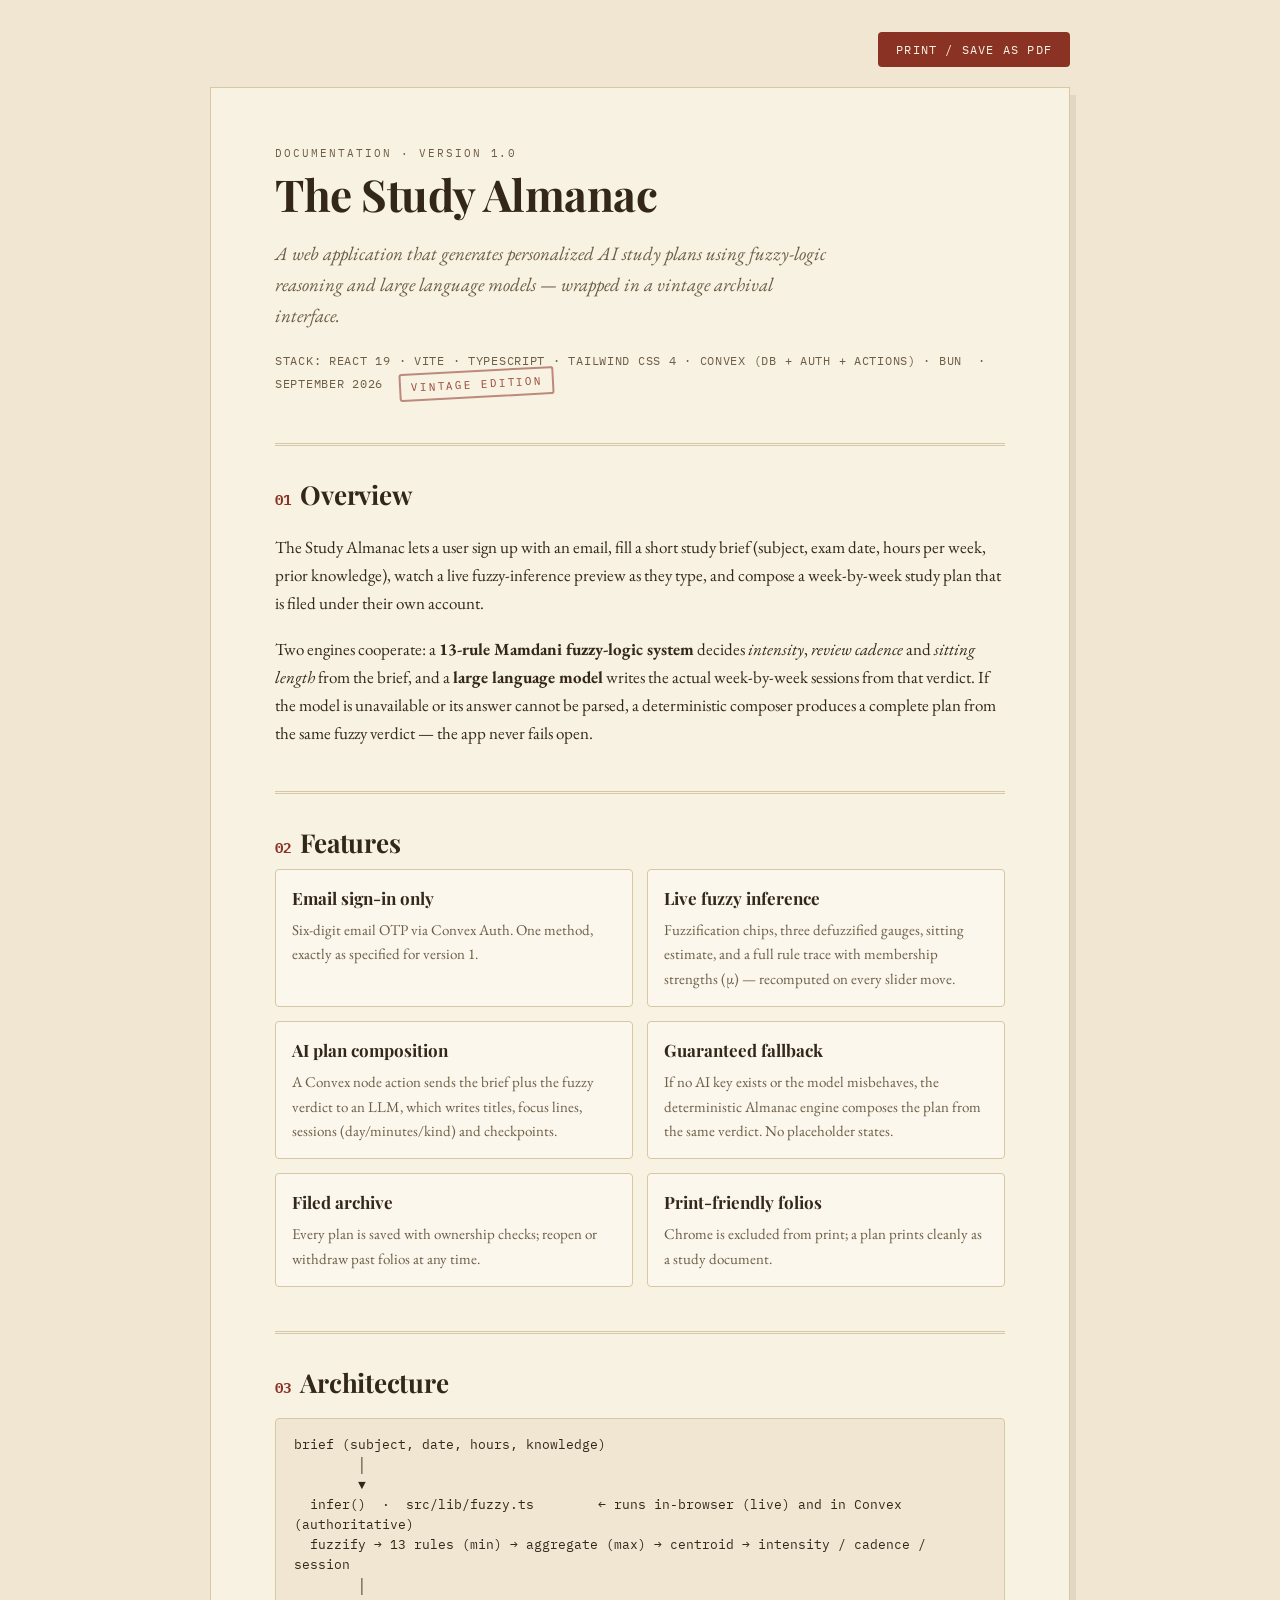
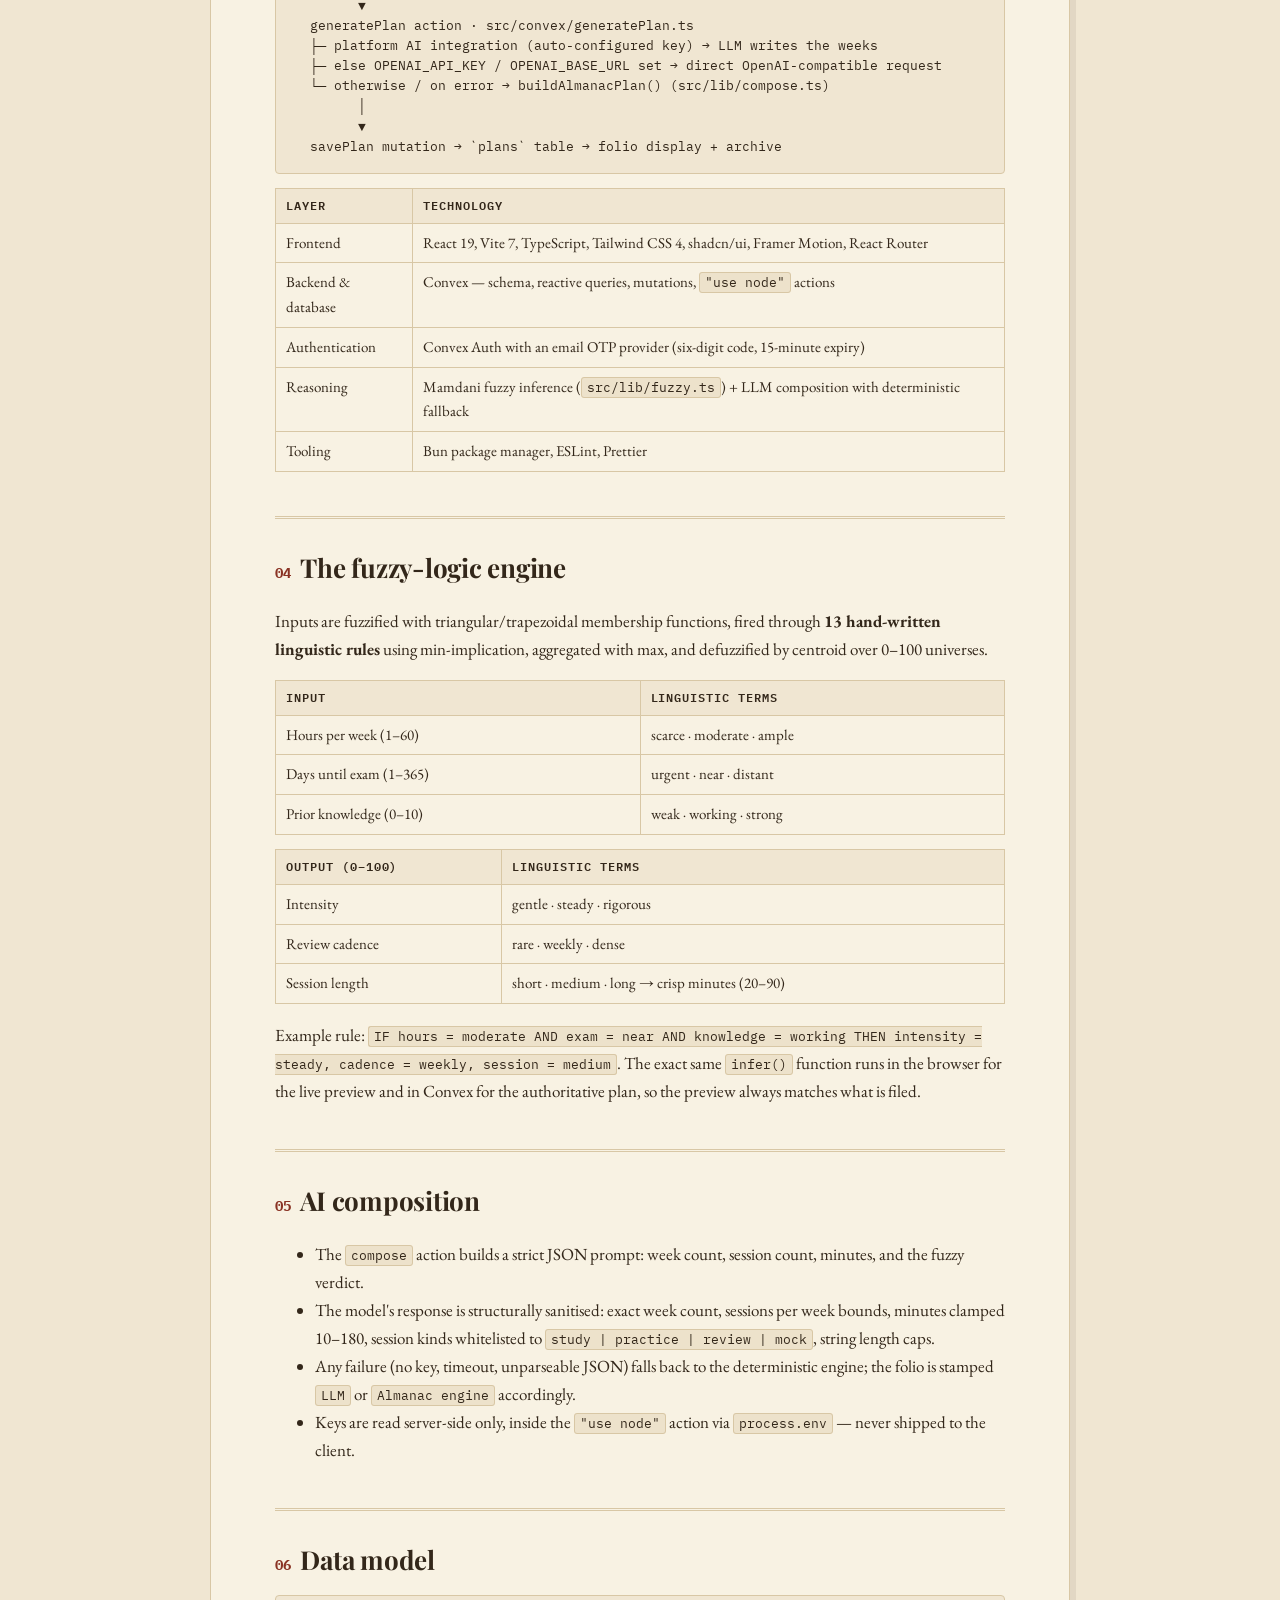
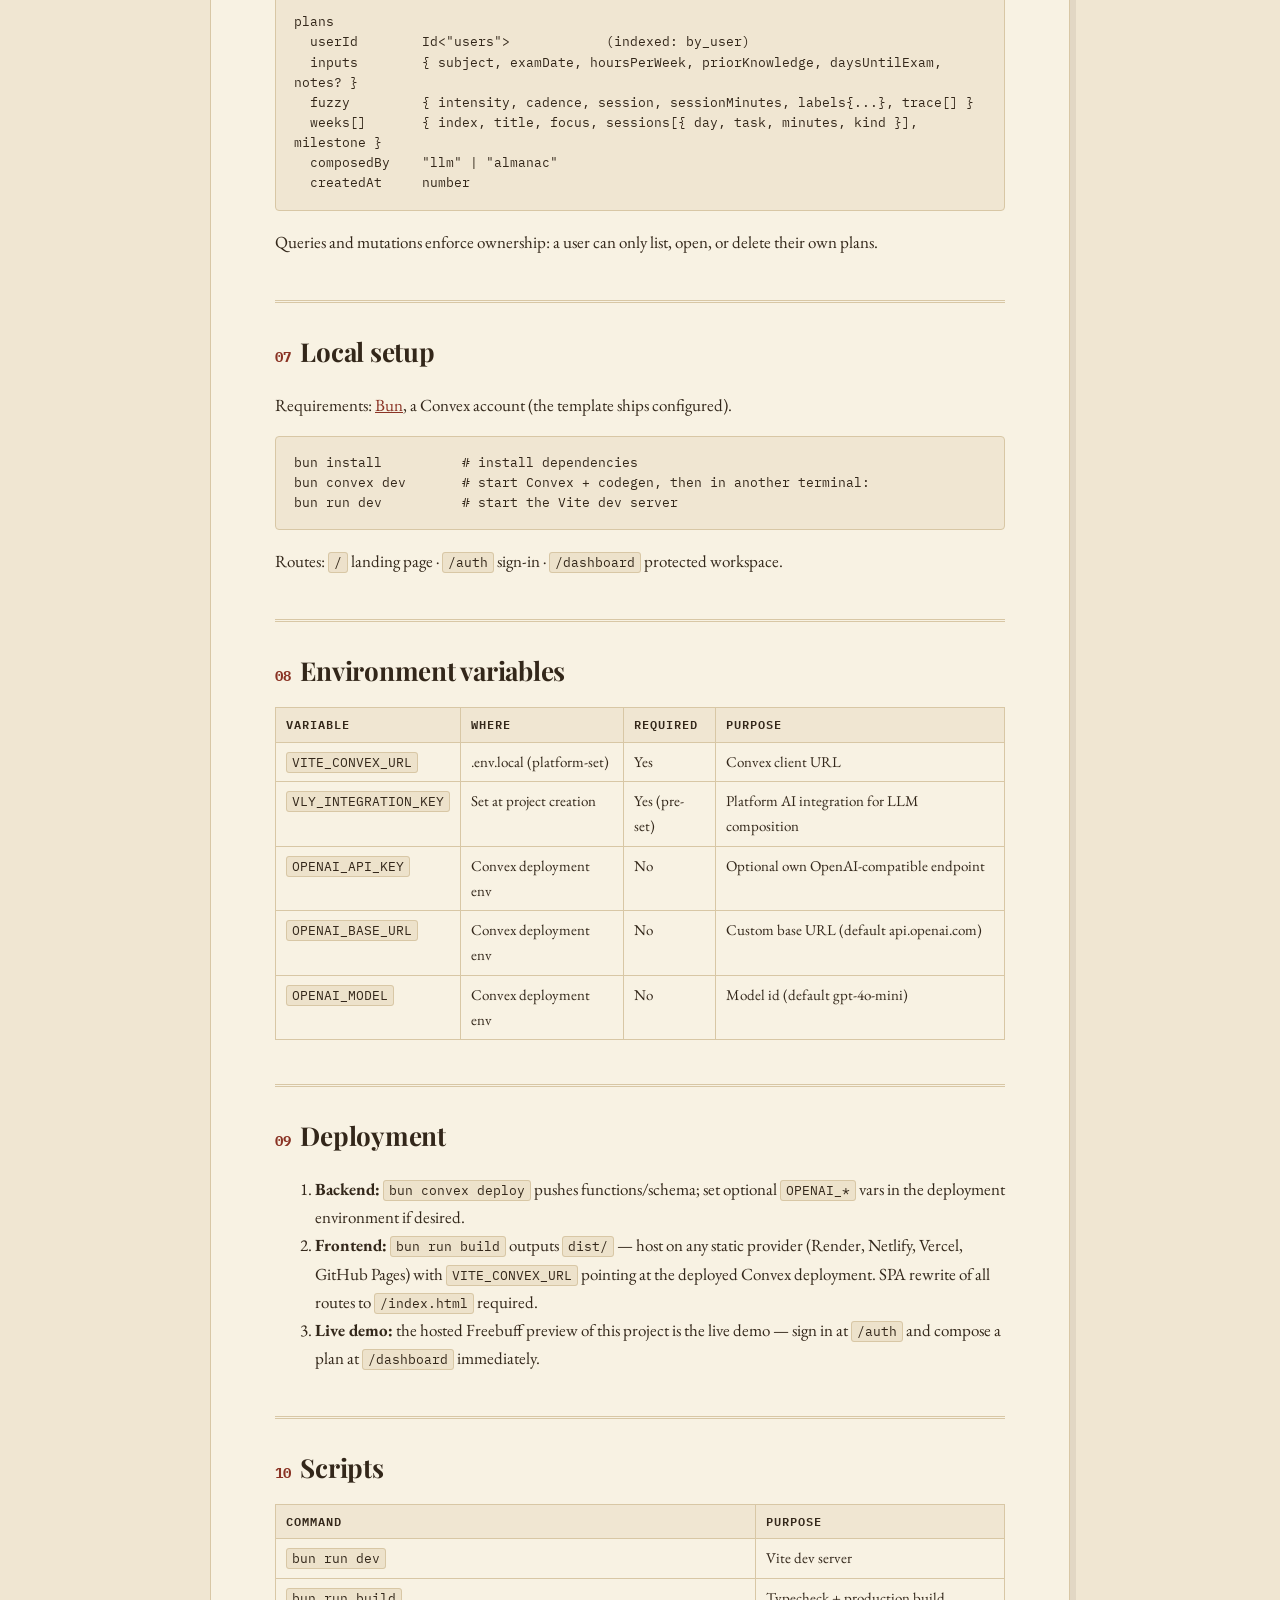
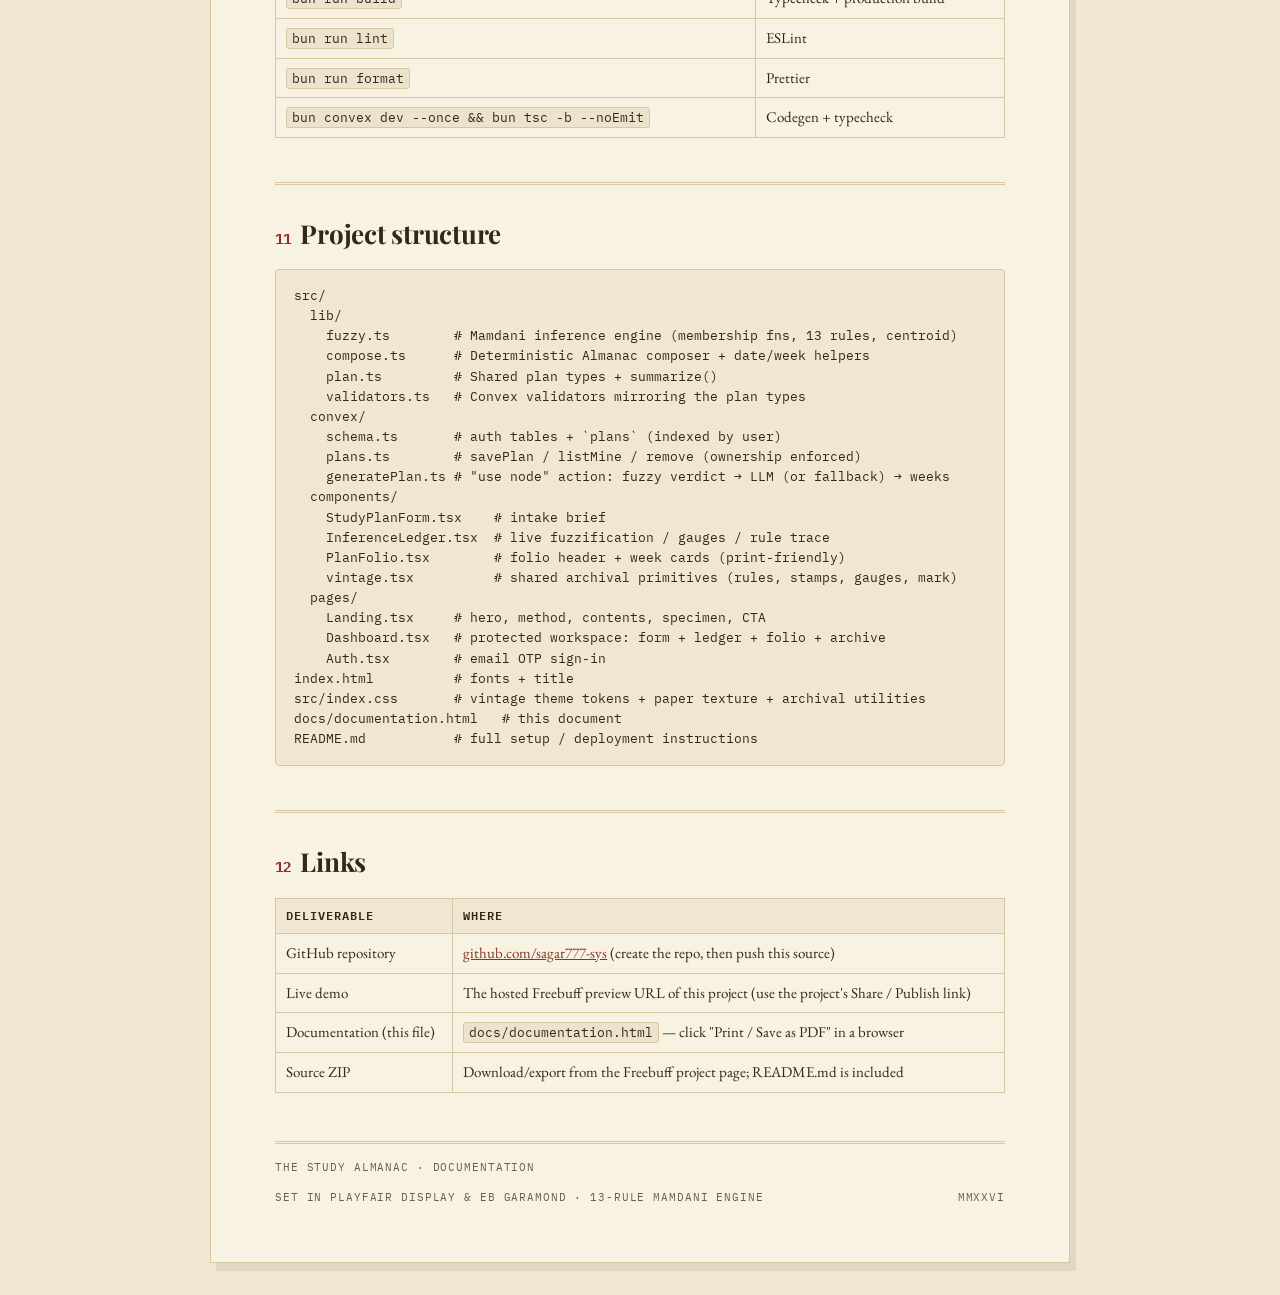
<file: documentation.html>
<!doctype html>
<html lang="en">
<head>
<meta charset="utf-8" />
<meta name="viewport" content="width=device-width, initial-scale=1" />
<title>The Study Almanac — Documentation (PDF)</title>
<link rel="preconnect" href="https://fonts.googleapis.com" />
<link rel="preconnect" href="https://fonts.gstatic.com" crossorigin />
<link href="https://fonts.googleapis.com/css2?family=EB+Garamond:ital,wght@0,400;0,500;0,600;0,700;1,400;1,500&family=IBM+Plex+Mono:wght@400;500;600&family=Playfair+Display:ital,wght@0,500;0,600;0,700;0,800;1,500;1,600&display=swap" rel="stylesheet" />
<style>
  :root {
    --paper: #f8f2e3;
    --paper-2: #f0e6d2;
    --ink: #33271a;
    --muted: #6d5d45;
    --rule: #d8c7a5;
    --primary: #8a3324;
    --gold: #a8823c;
  }
  * { box-sizing: border-box; }
  body {
    margin: 0;
    background: var(--paper-2);
    color: var(--ink);
    font-family: "EB Garamond", Georgia, "Times New Roman", serif;
    font-size: 17px;
    line-height: 1.65;
  }
  .sheet {
    max-width: 860px;
    margin: 32px auto;
    background: var(--paper);
    border: 1px solid var(--rule);
    padding: 56px 64px;
    box-shadow: 6px 8px 0 rgba(61, 47, 31, 0.08);
  }
  .mono { font-family: "IBM Plex Mono", ui-monospace, monospace; }
  .eyebrow {
    font-family: "IBM Plex Mono", ui-monospace, monospace;
    font-size: 11px;
    letter-spacing: 0.18em;
    text-transform: uppercase;
    color: var(--muted);
    margin: 0;
  }
  h1, h2, h3 { font-family: "Playfair Display", Georgia, serif; font-weight: 700; letter-spacing: -0.01em; }
  h1 { font-size: 44px; line-height: 1.1; margin: 8px 0 10px; }
  h2 { font-size: 26px; margin: 44px 0 4px; border-top: 3px double var(--rule); padding-top: 28px; }
  h2 .no { font-family: "IBM Plex Mono", monospace; font-size: 14px; color: var(--primary); margin-right: 10px; }
  h3 { font-size: 19px; margin: 26px 0 6px; }
  p, li { color: var(--ink); }
  .lede { font-size: 19px; font-style: italic; color: var(--muted); max-width: 62ch; }
  .meta { font-family: "IBM Plex Mono", monospace; font-size: 12px; color: var(--muted); letter-spacing: 0.06em; margin-top: 18px; }
  code, pre { font-family: "IBM Plex Mono", ui-monospace, monospace; font-size: 13px; }
  code { background: rgba(168,130,60,0.14); border: 1px solid var(--rule); border-radius: 3px; padding: 1px 5px; }
  pre { background: var(--paper-2); border: 1px solid var(--rule); border-radius: 4px; padding: 16px 18px; overflow-x: auto; line-height: 1.55; white-space: pre-wrap; }
  pre code { background: none; border: 0; padding: 0; }
  table { width: 100%; border-collapse: collapse; margin: 14px 0 10px; font-size: 15px; }
  th, td { border: 1px solid var(--rule); padding: 7px 10px; text-align: left; vertical-align: top; }
  th { background: var(--paper-2); font-family: "IBM Plex Mono", monospace; font-size: 12px; text-transform: uppercase; letter-spacing: 0.08em; font-weight: 600; }
  .stamp {
    display: inline-block; font-family: "IBM Plex Mono", monospace; font-size: 11px;
    letter-spacing: 0.16em; text-transform: uppercase; color: var(--primary);
    border: 2px solid rgba(138,51,36,0.6); border-radius: 3px; padding: 3px 10px;
    transform: rotate(-3deg); opacity: 0.9;
  }
  .grid { display: grid; grid-template-columns: 1fr 1fr; gap: 14px; }
  .card { border: 1px solid var(--rule); background: rgba(255,255,255,0.35); border-radius: 4px; padding: 14px 16px; }
  .card h4 { font-family: "Playfair Display", serif; margin: 0 0 6px; font-size: 17px; }
  .card p { margin: 0; font-size: 15px; color: var(--muted); }
  a { color: var(--primary); }
  .footer { margin-top: 48px; border-top: 3px double var(--rule); padding-top: 14px; font-family: "IBM Plex Mono", monospace; font-size: 11px; color: var(--muted); letter-spacing: 0.08em; display: flex; justify-content: space-between; gap: 12px; flex-wrap: wrap; }
  .printbar { max-width: 860px; margin: 32px auto -12px; text-align: right; }
  .printbar button {
    font-family: "IBM Plex Mono", monospace; font-size: 12px; letter-spacing: 0.1em; text-transform: uppercase;
    background: var(--primary); color: var(--paper); border: 0; border-radius: 4px; padding: 10px 18px; cursor: pointer;
  }
  @media print {
    body { background: #fff; }
    .sheet { margin: 0; max-width: none; border: 0; box-shadow: none; padding: 0; }
    .printbar { display: none; }
    h2 { break-after: avoid; }
    table, pre, .card { break-inside: avoid; }
    @page { margin: 18mm 16mm; }
  }
</style>
</head>
<body>
  <div class="printbar"><button onclick="window.print()">Print / Save as PDF</button></div>
  <article class="sheet">
    <p class="eyebrow">Documentation · Version 1.0</p>
    <h1>The Study Almanac</h1>
    <p class="lede">A web application that generates personalized AI study plans using fuzzy-logic reasoning and large language models — wrapped in a vintage archival interface.</p>
    <p class="meta">STACK: REACT 19 · VITE · TYPESCRIPT · TAILWIND CSS 4 · CONVEX (DB + AUTH + ACTIONS) · BUN &nbsp;·&nbsp; SEPTEMBER 2026 <span class="stamp" style="margin-left:8px;">Vintage edition</span></p>

    <h2><span class="no">01</span>Overview</h2>
    <p>The Study Almanac lets a user sign up with an email, fill a short study brief (subject, exam date, hours per week, prior knowledge), watch a live fuzzy-inference preview as they type, and compose a week-by-week study plan that is filed under their own account.</p>
    <p>Two engines cooperate: a <strong>13-rule Mamdani fuzzy-logic system</strong> decides <em>intensity</em>, <em>review cadence</em> and <em>sitting length</em> from the brief, and a <strong>large language model</strong> writes the actual week-by-week sessions from that verdict. If the model is unavailable or its answer cannot be parsed, a deterministic composer produces a complete plan from the same fuzzy verdict — the app never fails open.</p>

    <h2><span class="no">02</span>Features</h2>
    <div class="grid">
      <div class="card"><h4>Email sign-in only</h4><p>Six-digit email OTP via Convex Auth. One method, exactly as specified for version 1.</p></div>
      <div class="card"><h4>Live fuzzy inference</h4><p>Fuzzification chips, three defuzzified gauges, sitting estimate, and a full rule trace with membership strengths (μ) — recomputed on every slider move.</p></div>
      <div class="card"><h4>AI plan composition</h4><p>A Convex node action sends the brief plus the fuzzy verdict to an LLM, which writes titles, focus lines, sessions (day/minutes/kind) and checkpoints.</p></div>
      <div class="card"><h4>Guaranteed fallback</h4><p>If no AI key exists or the model misbehaves, the deterministic Almanac engine composes the plan from the same verdict. No placeholder states.</p></div>
      <div class="card"><h4>Filed archive</h4><p>Every plan is saved with ownership checks; reopen or withdraw past folios at any time.</p></div>
      <div class="card"><h4>Print-friendly folios</h4><p>Chrome is excluded from print; a plan prints cleanly as a study document.</p></div>
    </div>

    <h2><span class="no">03</span>Architecture</h2>
<pre><code>brief (subject, date, hours, knowledge)
        │
        ▼
  infer()  ·  src/lib/fuzzy.ts        ← runs in-browser (live) and in Convex (authoritative)
  fuzzify → 13 rules (min) → aggregate (max) → centroid → intensity / cadence / session
        │
        ▼
  generatePlan action · src/convex/generatePlan.ts
  ├─ platform AI integration (auto-configured key) → LLM writes the weeks
  ├─ else OPENAI_API_KEY / OPENAI_BASE_URL set → direct OpenAI-compatible request
  └─ otherwise / on error → buildAlmanacPlan() (src/lib/compose.ts)
        │
        ▼
  savePlan mutation → `plans` table → folio display + archive</code></pre>
    <table>
      <tr><th>Layer</th><th>Technology</th></tr>
      <tr><td>Frontend</td><td>React 19, Vite 7, TypeScript, Tailwind CSS 4, shadcn/ui, Framer Motion, React Router</td></tr>
      <tr><td>Backend &amp; database</td><td>Convex — schema, reactive queries, mutations, <code>"use node"</code> actions</td></tr>
      <tr><td>Authentication</td><td>Convex Auth with an email OTP provider (six-digit code, 15-minute expiry)</td></tr>
      <tr><td>Reasoning</td><td>Mamdani fuzzy inference (<code>src/lib/fuzzy.ts</code>) + LLM composition with deterministic fallback</td></tr>
      <tr><td>Tooling</td><td>Bun package manager, ESLint, Prettier</td></tr>
    </table>

    <h2><span class="no">04</span>The fuzzy-logic engine</h2>
    <p>Inputs are fuzzified with triangular/trapezoidal membership functions, fired through <strong>13 hand-written linguistic rules</strong> using min-implication, aggregated with max, and defuzzified by centroid over 0–100 universes.</p>
    <table>
      <tr><th>Input</th><th>Linguistic terms</th></tr>
      <tr><td>Hours per week (1–60)</td><td>scarce · moderate · ample</td></tr>
      <tr><td>Days until exam (1–365)</td><td>urgent · near · distant</td></tr>
      <tr><td>Prior knowledge (0–10)</td><td>weak · working · strong</td></tr>
    </table>
    <table>
      <tr><th>Output (0–100)</th><th>Linguistic terms</th></tr>
      <tr><td>Intensity</td><td>gentle · steady · rigorous</td></tr>
      <tr><td>Review cadence</td><td>rare · weekly · dense</td></tr>
      <tr><td>Session length</td><td>short · medium · long → crisp minutes (20–90)</td></tr>
    </table>
    <p>Example rule: <code>IF hours = moderate AND exam = near AND knowledge = working THEN intensity = steady, cadence = weekly, session = medium</code>. The exact same <code>infer()</code> function runs in the browser for the live preview and in Convex for the authoritative plan, so the preview always matches what is filed.</p>

    <h2><span class="no">05</span>AI composition</h2>
    <ul>
      <li>The <code>compose</code> action builds a strict JSON prompt: week count, session count, minutes, and the fuzzy verdict.</li>
      <li>The model's response is structurally sanitised: exact week count, sessions per week bounds, minutes clamped 10–180, session kinds whitelisted to <code>study | practice | review | mock</code>, string length caps.</li>
      <li>Any failure (no key, timeout, unparseable JSON) falls back to the deterministic engine; the folio is stamped <code>LLM</code> or <code>Almanac engine</code> accordingly.</li>
      <li>Keys are read server-side only, inside the <code>"use node"</code> action via <code>process.env</code> — never shipped to the client.</li>
    </ul>

    <h2><span class="no">06</span>Data model</h2>
<pre><code>plans
  userId        Id&lt;"users"&gt;            (indexed: by_user)
  inputs        { subject, examDate, hoursPerWeek, priorKnowledge, daysUntilExam, notes? }
  fuzzy         { intensity, cadence, session, sessionMinutes, labels{...}, trace[] }
  weeks[]       { index, title, focus, sessions[{ day, task, minutes, kind }], milestone }
  composedBy    "llm" | "almanac"
  createdAt     number</code></pre>
    <p>Queries and mutations enforce ownership: a user can only list, open, or delete their own plans.</p>

    <h2><span class="no">07</span>Local setup</h2>
    <p>Requirements: <a href="https://bun.sh">Bun</a>, a Convex account (the template ships configured).</p>
<pre><code>bun install          # install dependencies
bun convex dev       # start Convex + codegen, then in another terminal:
bun run dev          # start the Vite dev server</code></pre>
    <p>Routes: <code>/</code> landing page · <code>/auth</code> sign-in · <code>/dashboard</code> protected workspace.</p>

    <h2><span class="no">08</span>Environment variables</h2>
    <table>
      <tr><th>Variable</th><th>Where</th><th>Required</th><th>Purpose</th></tr>
      <tr><td><code>VITE_CONVEX_URL</code></td><td>.env.local (platform-set)</td><td>Yes</td><td>Convex client URL</td></tr>
      <tr><td><code>VLY_INTEGRATION_KEY</code></td><td>Set at project creation</td><td>Yes (pre-set)</td><td>Platform AI integration for LLM composition</td></tr>
      <tr><td><code>OPENAI_API_KEY</code></td><td>Convex deployment env</td><td>No</td><td>Optional own OpenAI-compatible endpoint</td></tr>
      <tr><td><code>OPENAI_BASE_URL</code></td><td>Convex deployment env</td><td>No</td><td>Custom base URL (default api.openai.com)</td></tr>
      <tr><td><code>OPENAI_MODEL</code></td><td>Convex deployment env</td><td>No</td><td>Model id (default gpt-4o-mini)</td></tr>
    </table>

    <h2><span class="no">09</span>Deployment</h2>
    <ol>
      <li><strong>Backend:</strong> <code>bun convex deploy</code> pushes functions/schema; set optional <code>OPENAI_*</code> vars in the deployment environment if desired.</li>
      <li><strong>Frontend:</strong> <code>bun run build</code> outputs <code>dist/</code> — host on any static provider (Render, Netlify, Vercel, GitHub Pages) with <code>VITE_CONVEX_URL</code> pointing at the deployed Convex deployment. SPA rewrite of all routes to <code>/index.html</code> required.</li>
      <li><strong>Live demo:</strong> the hosted Freebuff preview of this project is the live demo — sign in at <code>/auth</code> and compose a plan at <code>/dashboard</code> immediately.</li>
    </ol>

    <h2><span class="no">10</span>Scripts</h2>
    <table>
      <tr><th>Command</th><th>Purpose</th></tr>
      <tr><td><code>bun run dev</code></td><td>Vite dev server</td></tr>
      <tr><td><code>bun run build</code></td><td>Typecheck + production build</td></tr>
      <tr><td><code>bun run lint</code></td><td>ESLint</td></tr>
      <tr><td><code>bun run format</code></td><td>Prettier</td></tr>
      <tr><td><code>bun convex dev --once &amp;&amp; bun tsc -b --noEmit</code></td><td>Codegen + typecheck</td></tr>
    </table>

    <h2><span class="no">11</span>Project structure</h2>
<pre><code>src/
  lib/
    fuzzy.ts        # Mamdani inference engine (membership fns, 13 rules, centroid)
    compose.ts      # Deterministic Almanac composer + date/week helpers
    plan.ts         # Shared plan types + summarize()
    validators.ts   # Convex validators mirroring the plan types
  convex/
    schema.ts       # auth tables + `plans` (indexed by user)
    plans.ts        # savePlan / listMine / remove (ownership enforced)
    generatePlan.ts # "use node" action: fuzzy verdict → LLM (or fallback) → weeks
  components/
    StudyPlanForm.tsx    # intake brief
    InferenceLedger.tsx  # live fuzzification / gauges / rule trace
    PlanFolio.tsx        # folio header + week cards (print-friendly)
    vintage.tsx          # shared archival primitives (rules, stamps, gauges, mark)
  pages/
    Landing.tsx     # hero, method, contents, specimen, CTA
    Dashboard.tsx   # protected workspace: form + ledger + folio + archive
    Auth.tsx        # email OTP sign-in
index.html          # fonts + title
src/index.css       # vintage theme tokens + paper texture + archival utilities
docs/documentation.html   # this document
README.md           # full setup / deployment instructions</code></pre>

    <h2><span class="no">12</span>Links</h2>
    <table>
      <tr><th>Deliverable</th><th>Where</th></tr>
      <tr><td>GitHub repository</td><td><a href="https://github.com/sagar777-sys">github.com/sagar777-sys</a> (create the repo, then push this source)</td></tr>
      <tr><td>Live demo</td><td>The hosted Freebuff preview URL of this project (use the project's Share / Publish link)</td></tr>
      <tr><td>Documentation (this file)</td><td><code>docs/documentation.html</code> — click "Print / Save as PDF" in a browser</td></tr>
      <tr><td>Source ZIP</td><td>Download/export from the Freebuff project page; README.md is included</td></tr>
    </table>

    <div class="footer">
      <span>THE STUDY ALMANAC · DOCUMENTATION</span>
      <span>SET IN PLAYFAIR DISPLAY &amp; EB GARAMOND · 13-RULE MAMDANI ENGINE</span>
      <span>MMXXVI</span>
    </div>
  </article>
</body>
</html>
</file>
